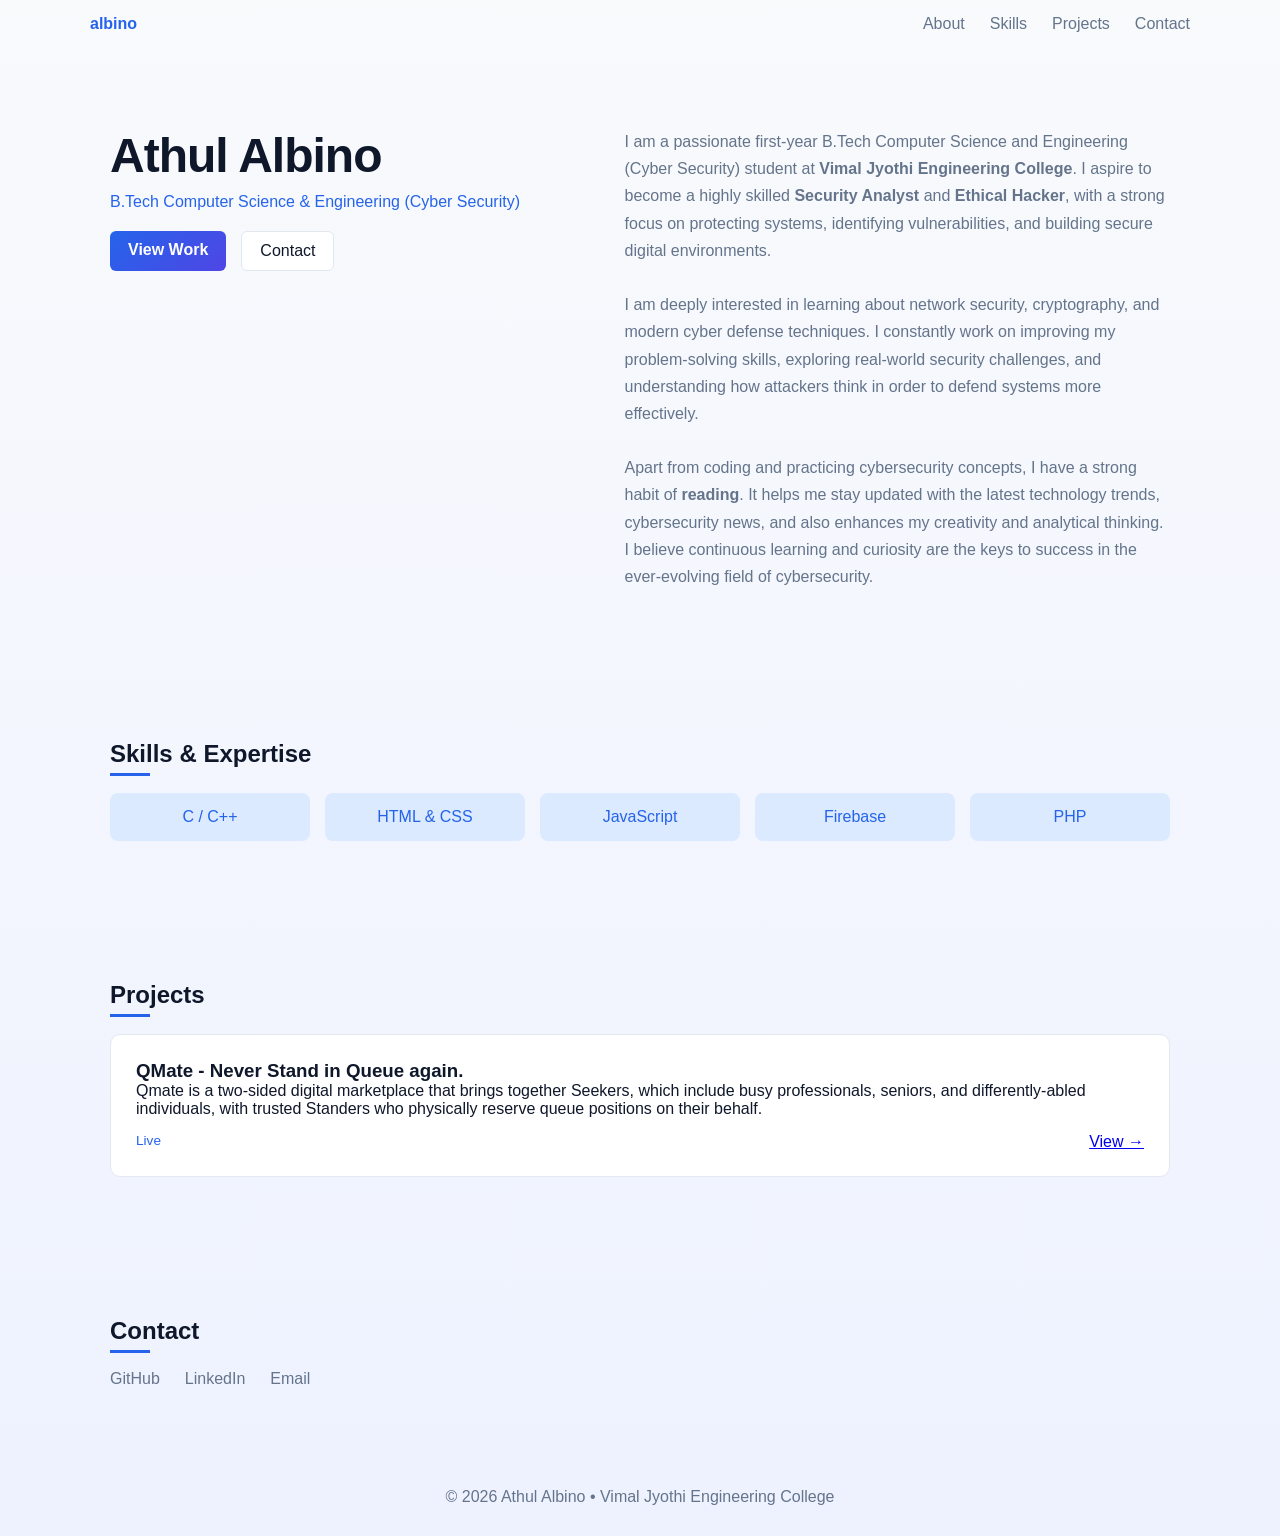
<file: index.html>
<!DOCTYPE html>
<html lang="en">
<head>
    <meta charset="UTF-8">
    <meta name="viewport" content="width=device-width, initial-scale=1.0">
    <title>Athul Albino | Portfolio</title>
    <link rel="stylesheet" href="style.css">
</head>
<body>

<header>
    <nav class="container nav-bar">
        <div class="logo">albino</div>

        <ul class="nav-links" id="navLinks">
            <li><a href="#about">About</a></li>
            <li><a href="#skills">Skills</a></li>
            <li><a href="#projects">Projects</a></li>
            <li><a href="#contact">Contact</a></li>
        </ul>

        <div class="hamburger" id="hamburger">
            <span></span>
            <span></span>
            <span></span>
        </div>
    </nav>
</header>

<main class="container">

    <!-- HERO -->
    <section id="about" class="hero-grid">
        <div class="hero-left">
            <h1>Athul Albino</h1>
            <p class="tagline">B.Tech Computer Science & Engineering (Cyber Security)</p>

            <div class="hero-actions">
                <a href="#projects" class="btn-primary">View Work</a>
                <a href="#contact" class="btn-secondary">Contact</a>
            </div>
        </div>

        <div class="hero-right">
            <p>
                I am a passionate first-year B.Tech Computer Science and Engineering (Cyber Security) student at <strong>Vimal Jyothi Engineering College</strong>.
                I aspire to become a highly skilled <strong>Security Analyst</strong> and <strong>Ethical Hacker</strong>, with a strong focus on protecting systems, identifying vulnerabilities, and building secure digital environments.
                <br><br>
                I am deeply interested in learning about network security, cryptography, and modern cyber defense techniques. 
                I constantly work on improving my problem-solving skills, exploring real-world security challenges, and understanding how attackers think in order to defend systems more effectively.
                <br><br>
                Apart from coding and practicing cybersecurity concepts, I have a strong habit of <strong>reading</strong>. It helps me stay updated with the latest technology trends, cybersecurity news, and also enhances my creativity and analytical thinking. 
                I believe continuous learning and curiosity are the keys to success in the ever-evolving field of cybersecurity.
            </p>
        </div>
    </section>

    <!-- SKILLS -->
    <section id="skills" class="section">
        <h2>Skills & Expertise</h2>
        <div class="skills-grid">
            <div class="skill-box">C / C++</div>
            <div class="skill-box">HTML & CSS</div>
            <div class="skill-box">JavaScript</div>
            <div class="skill-box">Firebase</div>
            <div class="skill-box">PHP</div>
        </div>
    </section>

    <!-- PROJECT -->
    <section id="projects" class="section">
        <h2>Projects</h2>

        <div class="projects-grid">
            <div class="project-card">
                <h3>QMate - Never Stand in Queue again.</h3>
                <p>
                    Qmate is a two-sided digital marketplace that brings together Seekers, which include busy professionals, seniors, and differently-abled individuals, with trusted Standers who physically reserve queue positions on their behalf.
                </p>

                <div class="project-footer">
                    <span class="status">Live</span>
                    <a href="https://qmateapp1.web.app" target="_blank">View →</a>
                </div>
            </div>
        </div>
    </section>

    <!-- CONTACT -->
    <section id="contact" class="section">
        <h2>Contact</h2>
        <div class="contact-grid">
            <a href="https://github.com/athul-albino" target="_blank">GitHub</a>
            <a href="https://www.linkedin.com/in/athul-albino-01630037b/" target="_blank">LinkedIn</a>
            <a href="mailto:albinoathul@gmail.com">Email</a>
        </div>
    </section>

</main>

<footer>
    <p>© 2026 Athul Albino • Vimal Jyothi Engineering College</p>
</footer>

<script>
const hamburger = document.getElementById("hamburger");
const navLinks = document.getElementById("navLinks");

hamburger.addEventListener("click", () => {
    navLinks.classList.toggle("active");
});
</script>

</body>
</html>
</file>
<file: style.css>
:root {
    --primary: #2563eb;
    --secondary: #4f46e5;
    --bg: #f8fafc;
    --card: #ffffff;
    --text: #0f172a;
    --muted: #64748b;
    --border: #e2e8f0;
}

/* Reset */
* {
    margin: 0;
    padding: 0;
    box-sizing: border-box;
}

body {
    font-family: Arial, sans-serif;
    background: linear-gradient(to bottom, #f8fafc, #eef2ff);
    color: var(--text);
}

/* Layout */
.container {
    max-width: 1100px;
    margin: auto;
    padding: 0 20px;
}

/* Navbar */
.nav-bar {
    display: flex;
    justify-content: space-between;
    align-items: center;
    padding: 15px 0;
}

.logo {
    font-weight: bold;
    color: var(--primary);
}

.nav-links {
    display: flex;
    gap: 25px;
    list-style: none;
}

.nav-links a {
    text-decoration: none;
    color: var(--muted);
    font-weight: 500;
}

.nav-links a:hover {
    color: var(--primary);
}

/* Hamburger */
.hamburger {
    display: none;
    flex-direction: column;
    gap: 5px;
    cursor: pointer;
}

.hamburger span {
    width: 25px;
    height: 3px;
    background: var(--text);
}

/* HERO */
.hero-grid {
    display: grid;
    grid-template-columns: 1fr 1.2fr;
    gap: 60px;
    padding: 80px 0;
}

.hero-left h1 {
    font-size: 3rem;
    color: #0f172a; /* solid professional black */
    letter-spacing: -1px;
}

.tagline {
    color: var(--primary);
    margin: 10px 0 20px;
}

.hero-actions {
    display: flex;
    gap: 15px;
}

.hero-right {
    color: var(--muted);
    line-height: 1.7;
}

/* Buttons */
.btn-primary {
    background: linear-gradient(135deg, var(--primary), var(--secondary));
    color: white;
    padding: 10px 18px;
    border-radius: 6px;
    text-decoration: none;
    font-weight: 600;
}

.btn-secondary {
    border: 1px solid var(--border);
    padding: 10px 18px;
    border-radius: 6px;
    background: white;
    text-decoration: none;
    color: var(--text);
}

/* Sections */
.section {
    padding: 70px 0;
}

.section h2 {
    margin-bottom: 25px;
    position: relative;
}

.section h2::after {
    content: "";
    width: 40px;
    height: 3px;
    background: var(--primary);
    position: absolute;
    bottom: -8px;
    left: 0;
}

/* Skills */
.skills-grid {
    display: grid;
    grid-template-columns: repeat(auto-fit, minmax(140px, 1fr));
    gap: 15px;
}

.skill-box {
    background: #dbeafe;
    color: var(--primary);
    padding: 15px;
    text-align: center;
    border-radius: 8px;
    font-weight: 500;
}

/* Projects */
.projects-grid {
    display: grid;
    gap: 20px;
}

.project-card {
    background: var(--card);
    padding: 25px;
    border-radius: 10px;
    border: 1px solid var(--border);
    transition: 0.3s;
}

.project-card:hover {
    transform: translateY(-8px);
    box-shadow: 0 15px 40px rgba(37, 99, 235, 0.2);
}

.project-footer {
    display: flex;
    justify-content: space-between;
    margin-top: 15px;
}

.status {
    color: var(--primary);
    font-size: 0.85rem;
}

/* Contact */
.contact-grid {
    display: flex;
    gap: 25px;
}

.contact-grid a {
    text-decoration: none;
    color: var(--muted);
}

.contact-grid a:hover {
    color: var(--primary);
}

/* Footer */
footer {
    text-align: center;
    padding: 30px;
    color: var(--muted);
}

/* Mobile */
@media (max-width: 800px) {

    .hero-grid {
        grid-template-columns: 1fr;
    }

    .nav-links {
        display: none;
        position: absolute;
        top: 60px;
        right: 0;
        width: 100%;
        background: white;
        flex-direction: column;
        align-items: center;
        padding: 20px 0;
    }

    .nav-links.active {
        display: flex;
    }

    .hamburger {
        display: flex;
    }

    .contact-grid {
        flex-direction: column;
    }
}
</file>
